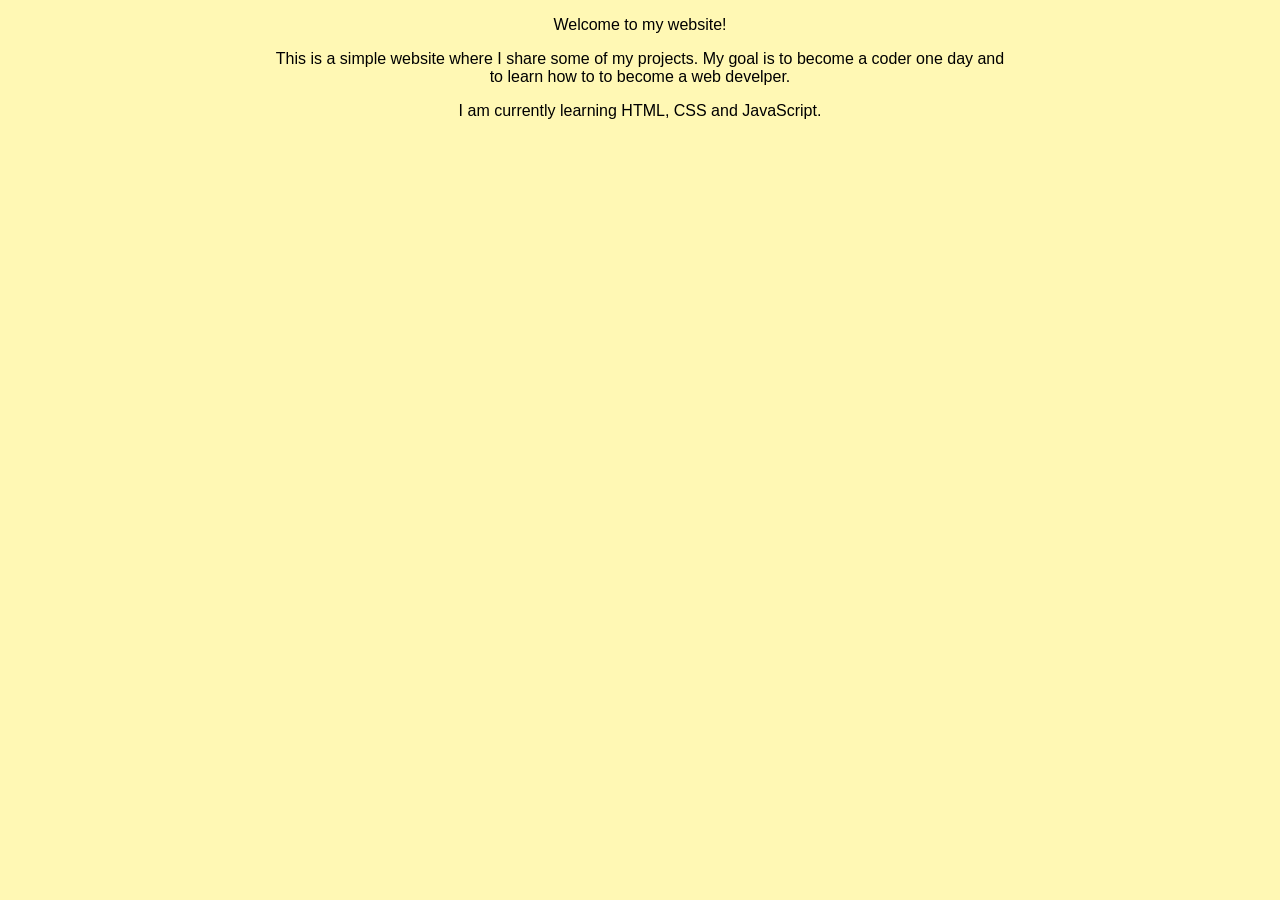
<file: abount.html>
<!DOCTYPE html>
<html>
    <head>
        <meta charset="utf-8">
        <title>haradaniel.com</title>
        <style>
            body {
                background-color: #fff8b4;
                font-family: Arial, Helvetica, cursive;
                text-align: center;
            }

        </style>

    </head>
    <body>
            
            <p> Welcome to my website! </p>
           
            <p> This is a simple website where I share some of my projects. My goal is to become a coder one day and <br> to learn how to to become a web develper.
            
            </p>    

            <p> I am currently learning HTML, CSS and JavaScript. </p>

    </body>
</html>
</file>
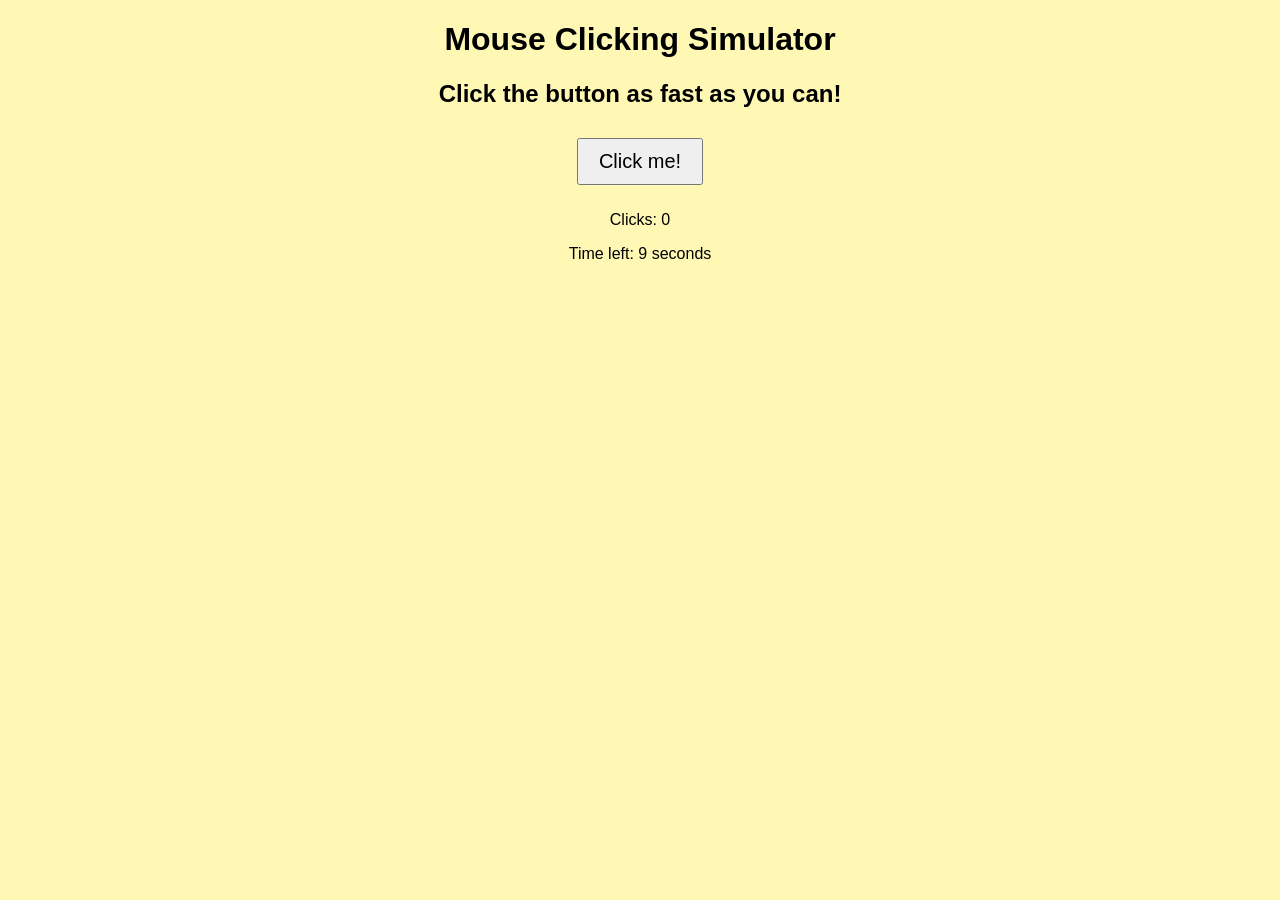
<file: clickingsim.html>
<!DOCTYPE html> 
<html>
    <head>
        <meta charset="utf-8">
        <title>Mouse Clicking Simulator</title>
        <style>
            body {
                background-color: #fff8b4;
                font-family: Arial, Helvetica, cursive;
                text-align: center;
            }
            button {
                font-size: 20px;
                padding: 10px 20px;
                margin: 10px;
            }
        </style>
    </head>
    <body>

        <h1>Mouse Clicking Simulator</h1>

        <h2>Click the button as fast as you can!</h2>

        <button id="clickButton">Click me!</button>
        <p id="clickCount">Clicks: 0</p>
        <p id="timeLeft">Time left: 10 seconds</p>

        <script>
            let clickCount = 0;
            let timeLeft = 10;
            let timer;

            document.getElementById("clickButton").addEventListener("click", function() {
                clickCount++;
                document.getElementById("clickCount").innerText = "Clicks: " + clickCount;
            });

            function startTimer() {
                timer = setInterval(function() {
                    timeLeft--;
                    document.getElementById("timeLeft").innerText = "Time left: " + timeLeft + " seconds";
                    if (timeLeft <= 0) {
                        clearInterval(timer);
                        alert("Time's up! You clicked " + clickCount + " times.");
                    }
                }, 1000);
            }

            startTimer();
        </script>
</html>
</file>
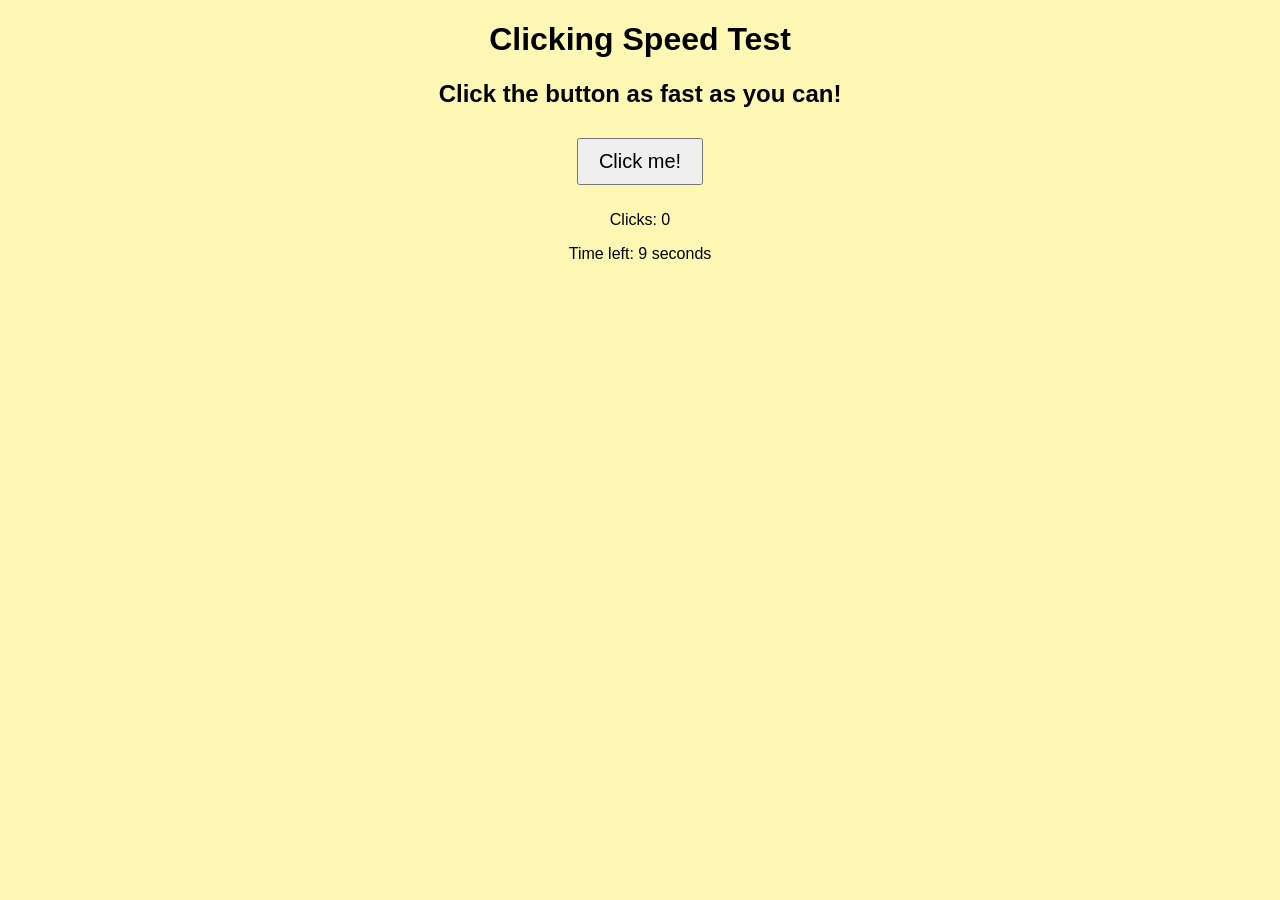
<file: clickspeedtest.html>
<!DOCTYPE html> 
<html>
    <head>
        <meta charset="utf-8">
        <title>Mouse Clicking Simulator</title>
        <style>
            body {
                background-color: #fff8b4;
                font-family: Arial, Helvetica, cursive;
                text-align: center;
            }
            button {
                font-size: 20px;
                padding: 10px 20px;
                margin: 10px;
            }
        </style>
    </head>
    <body>

        <h1>Clicking Speed Test</h1>

        <h2>Click the button as fast as you can!</h2>

        <button id="clickButton">Click me!</button>
        <p id="clickCount">Clicks: 0</p>
        <p id="timeLeft">Time left: 10 seconds</p>

        <script>
            let clickCount = 0;
            let timeLeft = 10;
            let timer;

            document.getElementById("clickButton").addEventListener("click", function() {
                clickCount++;
                document.getElementById("clickCount").innerText = "Clicks: " + clickCount;
            });

            function startTimer() {
                timer = setInterval(function() {
                    timeLeft--;
                    document.getElementById("timeLeft").innerText = "Time left: " + timeLeft + " seconds";
                    if (timeLeft <= 0) {
                        clearInterval(timer);
                        alert("Time's up! You clicked " + clickCount + " times.");
                    }
                }, 1000);
            }

            startTimer();
        </script>
</html>
</file>
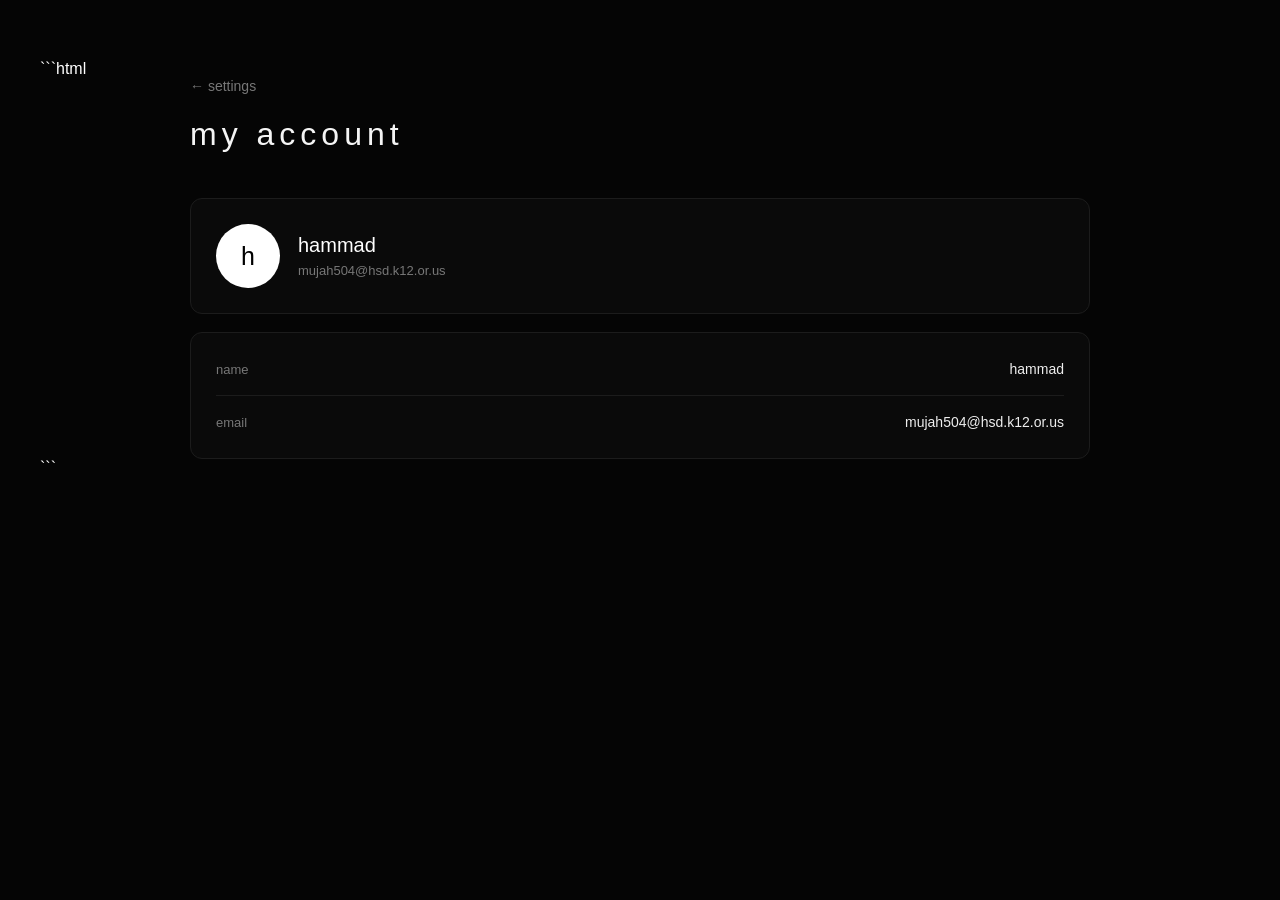
<file: hammad.html>
```html
<!DOCTYPE html>
<html lang="en">
<head>
    <meta charset="UTF-8">
    <meta name="viewport" content="width=device-width, initial-scale=1.0">
    <title>Hammad - My Account</title>
    <link rel="stylesheet" href="style.css">
</head>
<body>

<header class="topbar">
    <a href="settings.html" class="back-button">← settings</a>
    <h1>my account</h1>
</header>

<main class="account-container">

    <div class="profile-card">
        <div class="profile-pfp">H</div>

        <div class="profile-info">
            <h2>Hammad</h2>
            <p>mujah504@hsd.k12.or.us</p>
        </div>
    </div>

    <div class="account-box">
        <div class="account-row">
            <span class="account-label">name</span>
            <span class="account-value">Hammad</span>
        </div>

        <div class="account-row">
            <span class="account-label">email</span>
            <span class="account-value">mujah504@hsd.k12.or.us</span>
        </div>
    </div>

</main>

</body>
</html>
```
</file>
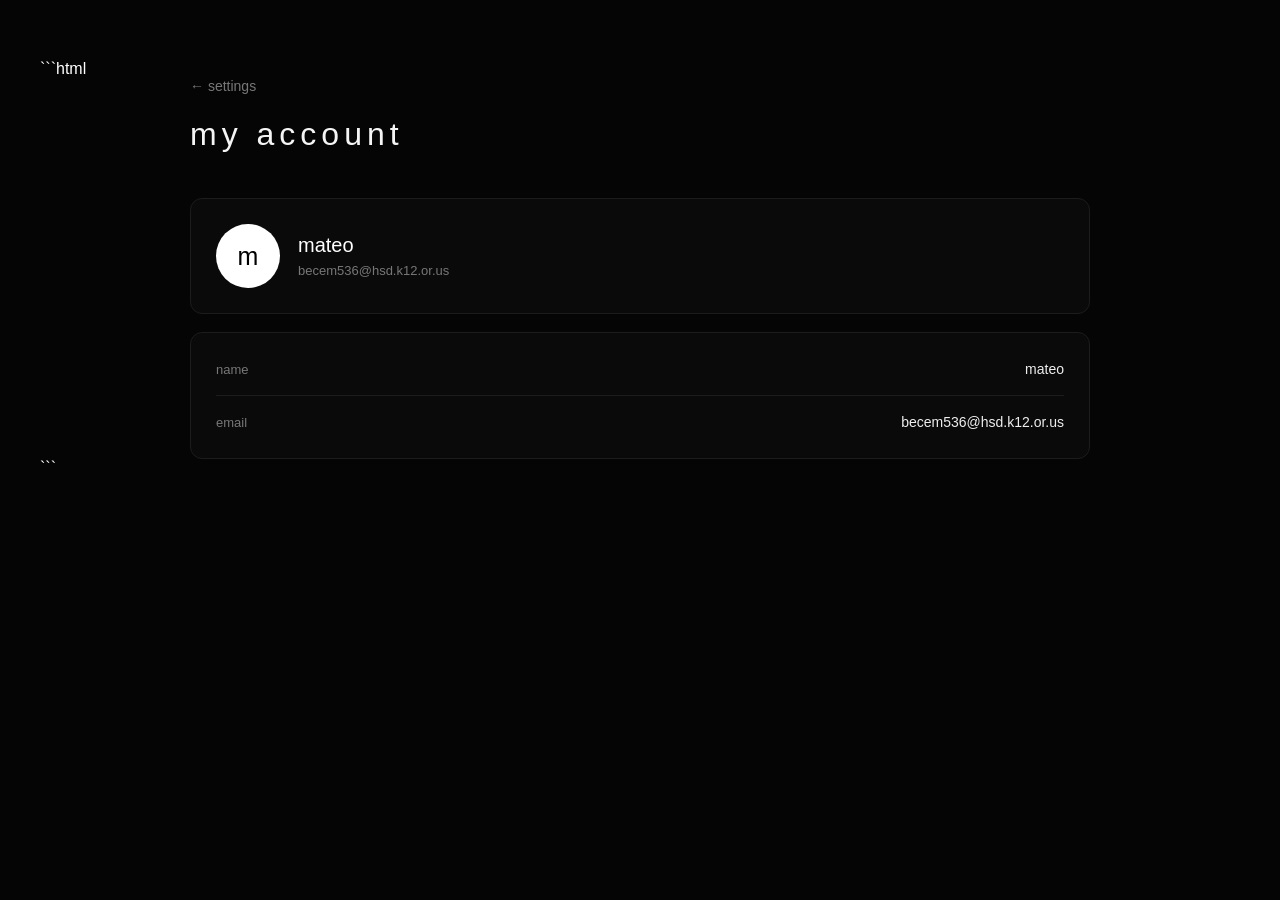
<file: mateo.html>
```html
<!DOCTYPE html>
<html lang="en">
<head>
    <meta charset="UTF-8">
    <meta name="viewport" content="width=device-width, initial-scale=1.0">
    <title>Mateo - My Account</title>
    <link rel="stylesheet" href="style.css">
</head>
<body>

<header class="topbar">
    <a href="settings.html" class="back-button">← settings</a>
    <h1>my account</h1>
</header>

<main class="account-container">

    <div class="profile-card">
        <div class="profile-pfp">M</div>

        <div class="profile-info">
            <h2>Mateo</h2>
            <p>becem536@hsd.k12.or.us</p>
        </div>
    </div>

    <div class="account-box">
        <div class="account-row">
            <span class="account-label">name</span>
            <span class="account-value">Mateo</span>
        </div>

        <div class="account-row">
            <span class="account-label">email</span>
            <span class="account-value">becem536@hsd.k12.or.us</span>
        </div>
    </div>

</main>

</body>
</html>
```
</file>
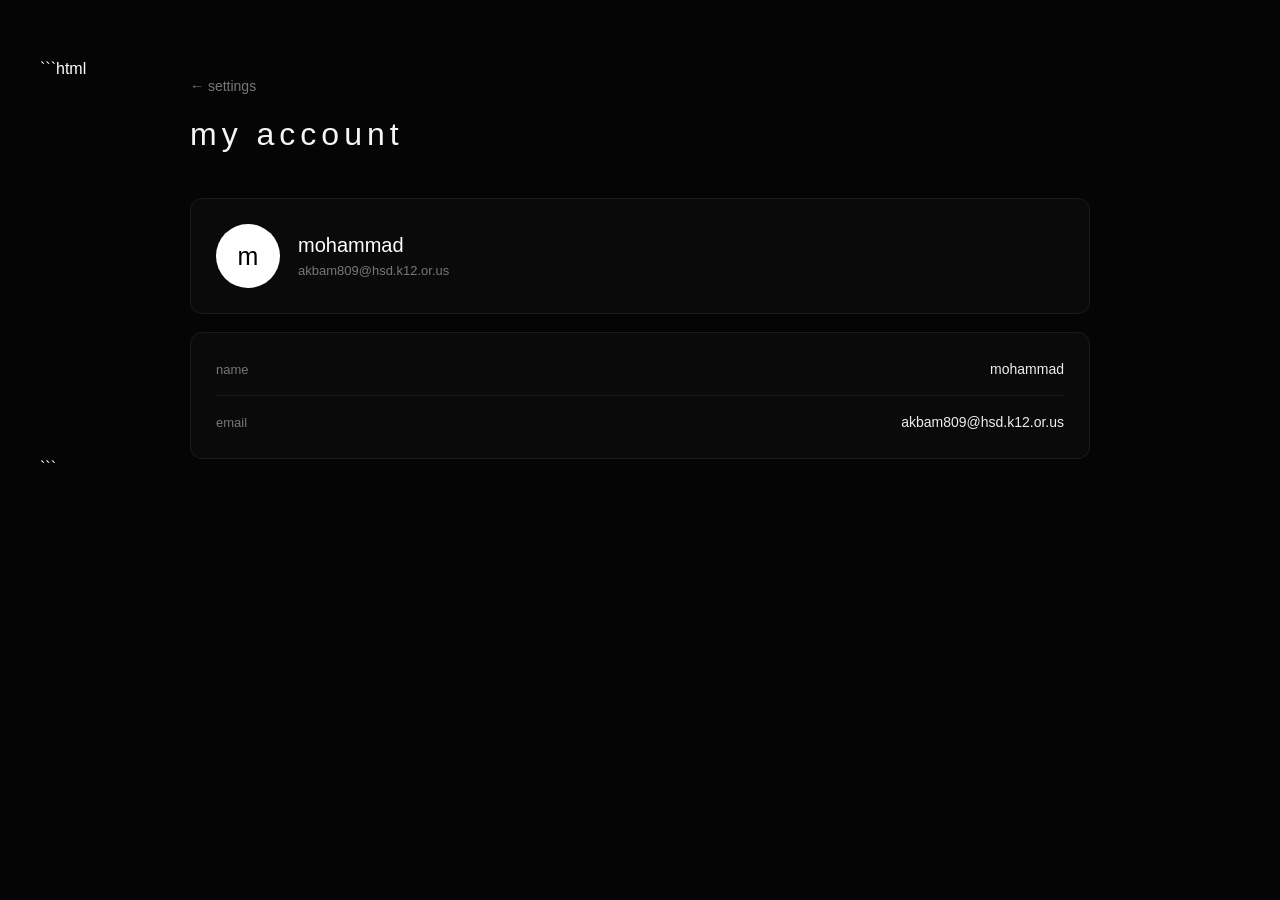
<file: mohammad.html>
```html
<!DOCTYPE html>
<html lang="en">
<head>
    <meta charset="UTF-8">
    <meta name="viewport" content="width=device-width, initial-scale=1.0">
    <title>Mohammad - My Account</title>
    <link rel="stylesheet" href="style.css">
</head>
<body>

<header class="topbar">
    <a href="settings.html" class="back-button">← settings</a>
    <h1>my account</h1>
</header>

<main class="account-container">

    <div class="profile-card">
        <div class="profile-pfp">M</div>

        <div class="profile-info">
            <h2>Mohammad</h2>
            <p>akbam809@hsd.k12.or.us</p>
        </div>
    </div>

    <div class="account-box">
        <div class="account-row">
            <span class="account-label">name</span>
            <span class="account-value">Mohammad</span>
        </div>

        <div class="account-row">
            <span class="account-label">email</span>
            <span class="account-value">akbam809@hsd.k12.or.us</span>
        </div>
    </div>

</main>

</body>
</html>
```
</file>
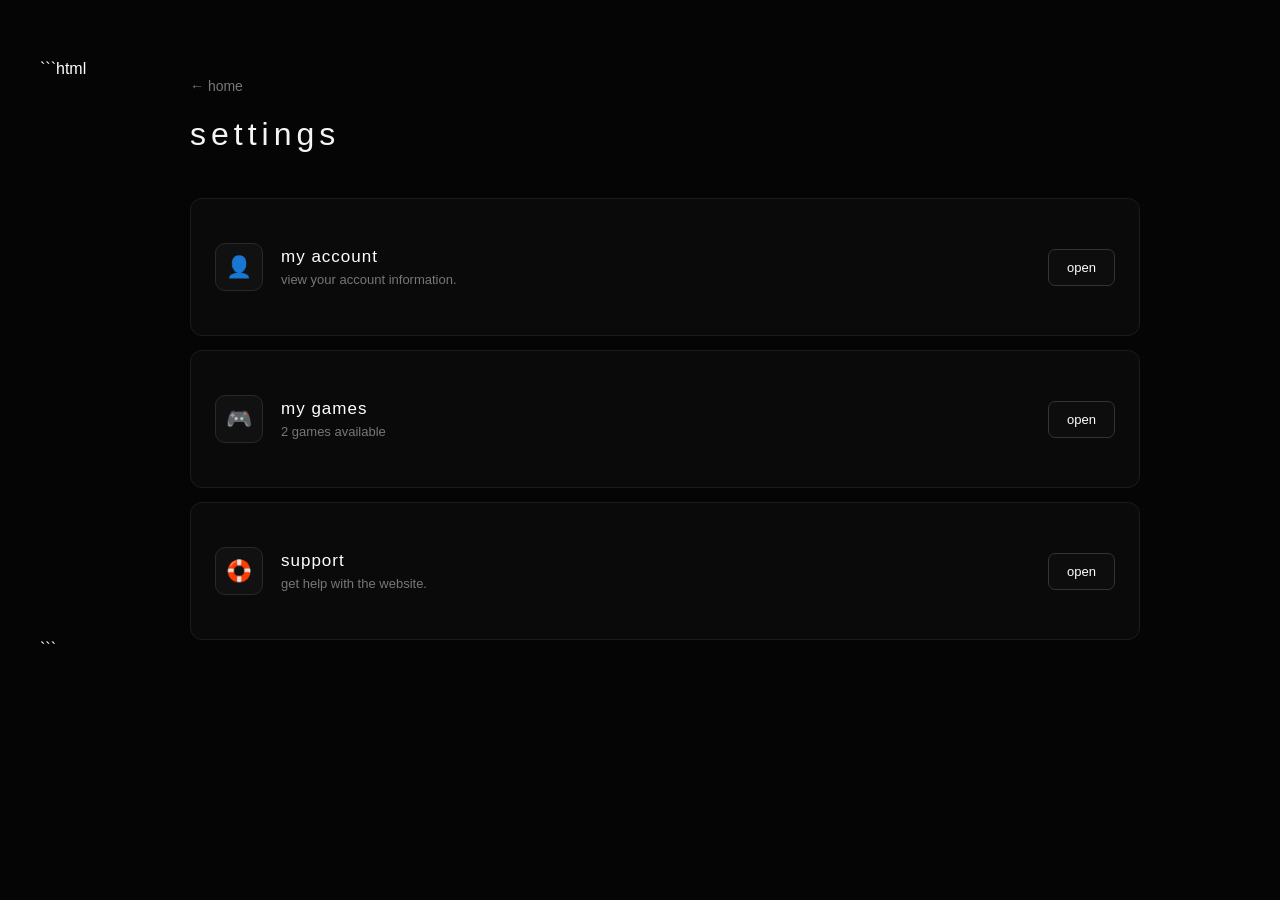
<file: settings.html>
```html
<!DOCTYPE html>
<html lang="en">
<head>
    <meta charset="UTF-8">
    <meta name="viewport" content="width=device-width, initial-scale=1.0">
    <title>Settings</title>
    <link rel="stylesheet" href="style.css">
</head>

<body>

    <header class="topbar">
        <a href="index.html" class="back-button">← Home</a>
        <h1>Settings</h1>
    </header>

    <main class="settings-container">

        <section class="settings-card">
            <div class="icon">👤</div>
            <div>
                <h2>My Account</h2>
                <p>View your account information.</p>
            </div>
            <a href="account.html" class="settings-button">Open</a>
        </section>

        <section class="settings-card">
            <div class="icon">🎮</div>
            <div>
                <h2>My Games</h2>
                <p>2 games available</p>
            </div>
            <a href="my-games.html" class="settings-button">Open</a>
        </section>

        <section class="settings-card">
            <div class="icon">🛟</div>
            <div>
                <h2>Support</h2>
                <p>Get help with the website.</p>
            </div>
            <a href="support.html" class="settings-button">Open</a>
        </section>

    </main>

</body>
</html>
```
</file>
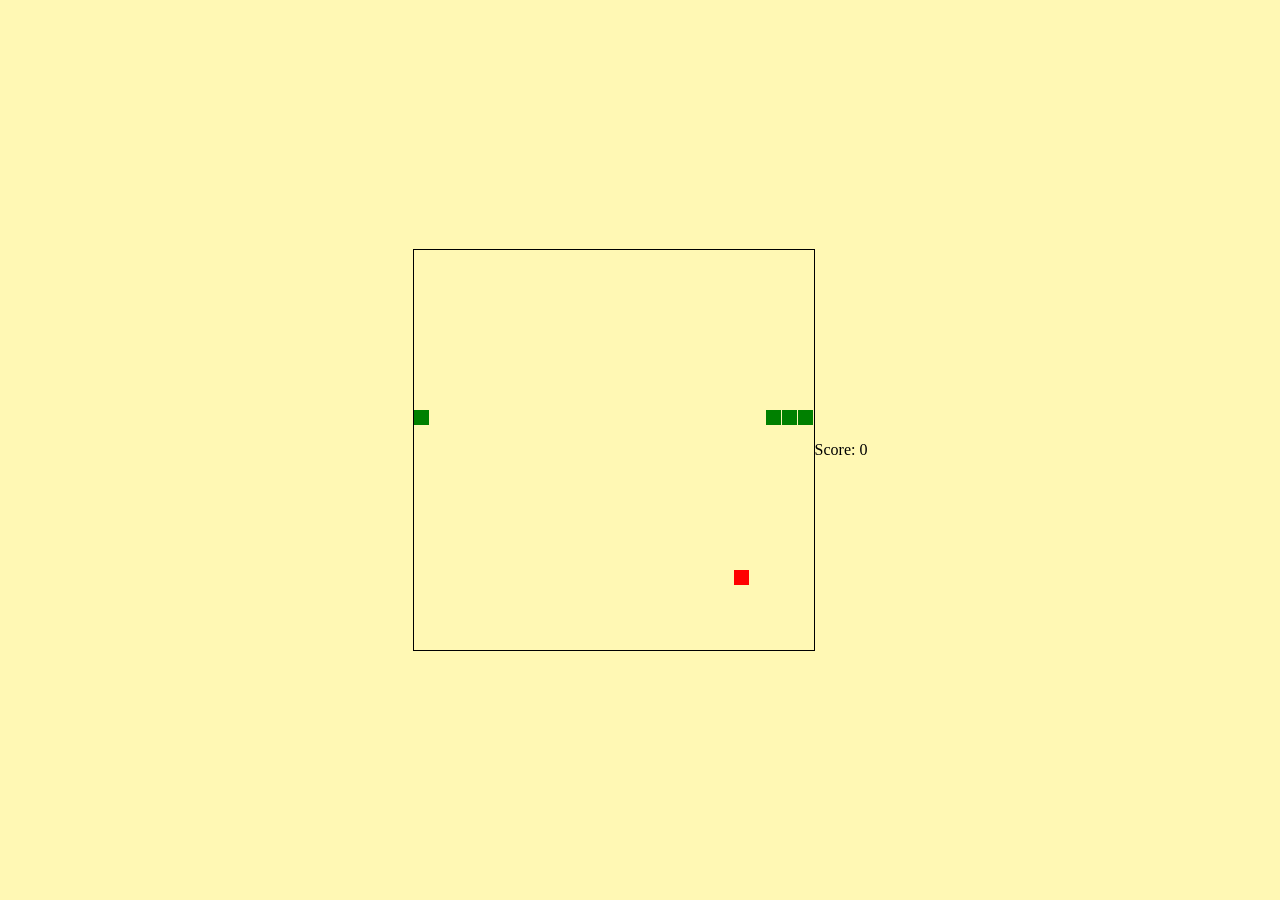
<file: snake.html>
<!DOCTYPE html>
<html>
<head>
  <title>snake</title>
  <style>
  html, body {

    height: 100%;
    margin: 0;
  }

  body {
    background: #fff8b4;
    display: flex;
    align-items: center;
    justify-content: center;
  }
  canvas {
    border: 1px solid  #000000;
  }
  </style>
</head>
<body>
<canvas width="400" height="400" id="game"></canvas>
<script>
var canvas = document.getElementById('game');
var context = canvas.getContext('2d');

var grid = 16;
var count = 0;
  
var snake = {
  x: 160,
  y: 160,
  
  // snake velocity. moves one grid length every frame in either the x or y direction
  dx: grid,
  dy: 0,
  
  // keep track of all grids the snake body occupies
  cells: [],
  
  // length of the snake. grows when eating an apple
  maxCells: 4
};
var apple = {
  x: 320,
  y: 320
};

// get random whole numbers in a specific range
// @see https://stackoverflow.com/a/1527820/2124254
function getRandomInt(min, max) {
  return Math.floor(Math.random() * (max - min)) + min;
}

// game loop
function loop() {
  requestAnimationFrame(loop);

  // slow game loop to 15 fps instead of 60 (60/15 = 4)
  if (++count < 4) {
    return;
  }

  count = 0;
  context.clearRect(0,0,canvas.width,canvas.height);

  // move snake by it's velocity
  snake.x += snake.dx;
  snake.y += snake.dy;

  // wrap snake position horizontally on edge of screen
  if (snake.x < 0) {
    snake.x = canvas.width - grid;
  }
  else if (snake.x >= canvas.width) {
    snake.x = 0;
  }
  
  // wrap snake position vertically on edge of screen
  if (snake.y < 0) {
    snake.y = canvas.height - grid;
  }
  else if (snake.y >= canvas.height) {
    snake.y = 0;
  }

  // keep track of where snake has been. front of the array is always the head
  snake.cells.unshift({x: snake.x, y: snake.y});

  // remove cells as we move away from them
  if (snake.cells.length > snake.maxCells) {
    snake.cells.pop();
  }

  // draw apple
  context.fillStyle = 'red';
  context.fillRect(apple.x, apple.y, grid-1, grid-1);

  // draw snake one cell at a time
  context.fillStyle = 'green';
  snake.cells.forEach(function(cell, index) {
    
    // drawing 1 px smaller than the grid creates a grid effect in the snake body so you can see how long it is
    context.fillRect(cell.x, cell.y, grid-1, grid-1);  

    // snake ate apple
    if (cell.x === apple.x && cell.y === apple.y) {
      snake.maxCells++;

      // canvas is 400x400 which is 25x25 grids 
      apple.x = getRandomInt(0, 25) * grid;
      apple.y = getRandomInt(0, 25) * grid;
    }

    // check collision with all cells after this one (modified bubble sort)
    for (var i = index + 1; i < snake.cells.length; i++) {
      
      // snake occupies same space as a body part. reset game
      if (cell.x === snake.cells[i].x && cell.y === snake.cells[i].y) {
        snake.x = 160;
        snake.y = 160;
        snake.cells = [];
        snake.maxCells = 4;
        snake.dx = grid;
        snake.dy = 0;

        apple.x = getRandomInt(0, 25) * grid;
        apple.y = getRandomInt(0, 25) * grid;
      }
    }
  });
}

// listen to keyboard events to move the snake
document.addEventListener('keydown', function(e) {
  // prevent snake from backtracking on itself by checking that it's 
  // not already moving on the same axis (pressing left while moving
  // left won't do anything, and pressing right while moving left
  // shouldn't let you collide with your own body)
  
  // left arrow key
  if (e.which === 37 && snake.dx === 0) {
    snake.dx = -grid;
    snake.dy = 0;
  }
  // up arrow key
  else if (e.which === 38 && snake.dy === 0) {
    snake.dy = -grid;
    snake.dx = 0;
  }
  // right arrow key
  else if (e.which === 39 && snake.dx === 0) {
    snake.dx = grid;
    snake.dy = 0;
  }
  // down arrow key
  else if (e.which === 40 && snake.dy === 0) {
    snake.dy = grid;
    snake.dx = 0;
  }
});

// start the game
requestAnimationFrame(loop);
</script>

<p id="           Score">Score: 0</p>

</body>
</html>
</file>
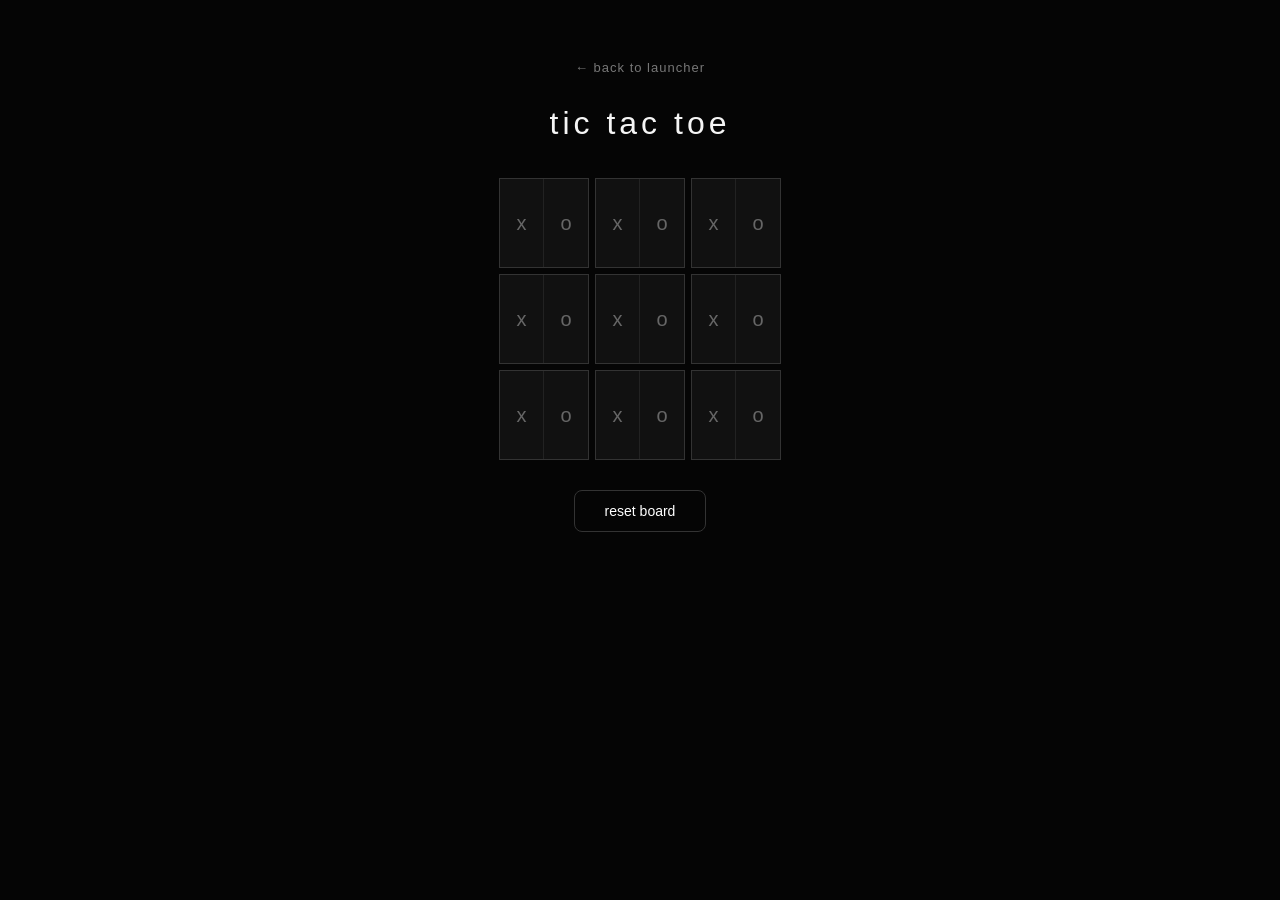
<file: tictactoe.html>
<!DOCTYPE html>
<html lang="en">
<head>
<meta charset="UTF-8">
<title>tic tac toe - nocaps sleek</title>
<link rel="icon" type="image/png" href="favicon.png">
<style>
* { box-sizing: border-box; }

body {
  margin: 0;
  padding: 60px 20px;
  background: #050505;
  color: #ffffff;
  font-family: 'Segoe UI', Helvetica, Arial, sans-serif;
  text-transform: lowercase;
  display: flex;
  flex-direction: column;
  align-items: center;
}

h1 {
  letter-spacing: 4px;
  font-weight: 300;
  margin: 0 0 36px 0;
  color: #f5f5f5;
}

a.back {
  color: #777777;
  text-decoration: none;
  font-size: 13px;
  letter-spacing: 1px;
  margin-bottom: 30px;
}

a.back:hover {
  color: #ffffff;
}

.board {
  display: grid;
  grid-template-columns: repeat(3, 90px);
  grid-template-rows: repeat(3, 90px);
  gap: 6px;
}

.cell {
  position: relative;
  background: #111111;
  border: 1px solid #333333;
}

.cell input {
  display: none;
}

.pick, .shown {
  display: none;
}

.cell .empty:checked ~ .pick {
  display: flex;
  position: absolute;
  top: 0;
  height: 100%;
  width: 50%;
  align-items: center;
  justify-content: center;
  cursor: pointer;
  font-size: 20px;
  color: #666666;
  transition: background 0.15s ease, color 0.15s ease;
}

.pick-x { left: 0; border-right: 1px solid #222222; }
.pick-o { right: 0; }

.pick-x:hover { background: #163a2a; color: #4ade80; }
.pick-o:hover { background: #142c47; color: #60a5fa; }

.cell .mark-x:checked ~ .shown-x,
.cell .mark-o:checked ~ .shown-o {
  display: flex;
  position: absolute;
  top: 0;
  left: 0;
  width: 100%;
  height: 100%;
  align-items: center;
  justify-content: center;
  font-size: 42px;
  font-weight: bold;
}

.shown-x { color: #4ade80; }
.shown-o { color: #60a5fa; }

.result {
  display: none;
  text-align: center;
  font-size: 24px;
  margin-top: 30px;
  letter-spacing: 2px;
}

.result-x { color: #4ade80; }
.result-o { color: #60a5fa; }

.board:has(#c1-x:checked):has(#c2-x:checked):has(#c3-x:checked) ~ .result-x,
.board:has(#c4-x:checked):has(#c5-x:checked):has(#c6-x:checked) ~ .result-x,
.board:has(#c7-x:checked):has(#c8-x:checked):has(#c9-x:checked) ~ .result-x,
.board:has(#c1-x:checked):has(#c4-x:checked):has(#c7-x:checked) ~ .result-x,
.board:has(#c2-x:checked):has(#c5-x:checked):has(#c8-x:checked) ~ .result-x,
.board:has(#c3-x:checked):has(#c6-x:checked):has(#c9-x:checked) ~ .result-x,
.board:has(#c1-x:checked):has(#c5-x:checked):has(#c9-x:checked) ~ .result-x,
.board:has(#c3-x:checked):has(#c5-x:checked):has(#c7-x:checked) ~ .result-x {
  display: block;
}

.board:has(#c1-o:checked):has(#c2-o:checked):has(#c3-o:checked) ~ .result-o,
.board:has(#c4-o:checked):has(#c5-o:checked):has(#c6-o:checked) ~ .result-o,
.board:has(#c7-o:checked):has(#c8-o:checked):has(#c9-o:checked) ~ .result-o,
.board:has(#c1-o:checked):has(#c4-o:checked):has(#c7-o:checked) ~ .result-o,
.board:has(#c2-o:checked):has(#c5-o:checked):has(#c8-o:checked) ~ .result-o,
.board:has(#c3-o:checked):has(#c6-o:checked):has(#c9-o:checked) ~ .result-o,
.board:has(#c1-o:checked):has(#c5-o:checked):has(#c9-o:checked) ~ .result-o,
.board:has(#c3-o:checked):has(#c5-o:checked):has(#c7-o:checked) ~ .result-o {
  display: block;
}

input[type="reset"] {
  margin-top: 30px;
  background: none;
  color: #ffffff;
  border: 1px solid #333333;
  border-radius: 8px;
  padding: 12px 30px;
  font-family: inherit;
  font-size: 14px;
  text-transform: lowercase;
  cursor: pointer;
  transition: background 0.2s ease, border-color 0.2s ease;
}

input[type="reset"]:hover {
  background: #1c1c1c;
  border-color: #555555;
}
</style>
</head>
<body>

  <a href="launcher.html" class="back">&larr; back to launcher</a>
  <h1>tic tac toe</h1>

  <form style="display:flex;flex-direction:column;align-items:center;">
    <div class="board">
    <div class="cell">
      <input type="radio" name="cell1" id="c1-e" class="empty" checked>
      <input type="radio" name="cell1" id="c1-x" class="mark-x">
      <input type="radio" name="cell1" id="c1-o" class="mark-o">
      <label for="c1-x" class="pick pick-x">X</label>
      <label for="c1-o" class="pick pick-o">O</label>
      <div class="shown shown-x">X</div>
      <div class="shown shown-o">O</div>
    </div>
    <div class="cell">
      <input type="radio" name="cell2" id="c2-e" class="empty" checked>
      <input type="radio" name="cell2" id="c2-x" class="mark-x">
      <input type="radio" name="cell2" id="c2-o" class="mark-o">
      <label for="c2-x" class="pick pick-x">X</label>
      <label for="c2-o" class="pick pick-o">O</label>
      <div class="shown shown-x">X</div>
      <div class="shown shown-o">O</div>
    </div>
    <div class="cell">
      <input type="radio" name="cell3" id="c3-e" class="empty" checked>
      <input type="radio" name="cell3" id="c3-x" class="mark-x">
      <input type="radio" name="cell3" id="c3-o" class="mark-o">
      <label for="c3-x" class="pick pick-x">X</label>
      <label for="c3-o" class="pick pick-o">O</label>
      <div class="shown shown-x">X</div>
      <div class="shown shown-o">O</div>
    </div>
    <div class="cell">
      <input type="radio" name="cell4" id="c4-e" class="empty" checked>
      <input type="radio" name="cell4" id="c4-x" class="mark-x">
      <input type="radio" name="cell4" id="c4-o" class="mark-o">
      <label for="c4-x" class="pick pick-x">X</label>
      <label for="c4-o" class="pick pick-o">O</label>
      <div class="shown shown-x">X</div>
      <div class="shown shown-o">O</div>
    </div>
    <div class="cell">
      <input type="radio" name="cell5" id="c5-e" class="empty" checked>
      <input type="radio" name="cell5" id="c5-x" class="mark-x">
      <input type="radio" name="cell5" id="c5-o" class="mark-o">
      <label for="c5-x" class="pick pick-x">X</label>
      <label for="c5-o" class="pick pick-o">O</label>
      <div class="shown shown-x">X</div>
      <div class="shown shown-o">O</div>
    </div>
    <div class="cell">
      <input type="radio" name="cell6" id="c6-e" class="empty" checked>
      <input type="radio" name="cell6" id="c6-x" class="mark-x">
      <input type="radio" name="cell6" id="c6-o" class="mark-o">
      <label for="c6-x" class="pick pick-x">X</label>
      <label for="c6-o" class="pick pick-o">O</label>
      <div class="shown shown-x">X</div>
      <div class="shown shown-o">O</div>
    </div>
    <div class="cell">
      <input type="radio" name="cell7" id="c7-e" class="empty" checked>
      <input type="radio" name="cell7" id="c7-x" class="mark-x">
      <input type="radio" name="cell7" id="c7-o" class="mark-o">
      <label for="c7-x" class="pick pick-x">X</label>
      <label for="c7-o" class="pick pick-o">O</label>
      <div class="shown shown-x">X</div>
      <div class="shown shown-o">O</div>
    </div>
    <div class="cell">
      <input type="radio" name="cell8" id="c8-e" class="empty" checked>
      <input type="radio" name="cell8" id="c8-x" class="mark-x">
      <input type="radio" name="cell8" id="c8-o" class="mark-o">
      <label for="c8-x" class="pick pick-x">X</label>
      <label for="c8-o" class="pick pick-o">O</label>
      <div class="shown shown-x">X</div>
      <div class="shown shown-o">O</div>
    </div>
    <div class="cell">
      <input type="radio" name="cell9" id="c9-e" class="empty" checked>
      <input type="radio" name="cell9" id="c9-x" class="mark-x">
      <input type="radio" name="cell9" id="c9-o" class="mark-o">
      <label for="c9-x" class="pick pick-x">X</label>
      <label for="c9-o" class="pick pick-o">O</label>
      <div class="shown shown-x">X</div>
      <div class="shown shown-o">O</div>
    </div>
    </div>

    <div class="result result-x">x wins!</div>
    <div class="result result-o">o wins!</div>

    <input type="reset" value="reset board">
  </form>

</body>
</html>
</file>
<file: style.css>
```css
* {
    box-sizing: border-box;
}

html {
    scroll-behavior: auto;
}

body {
    margin: 0;
    padding: 60px 40px 90px;
    background: #050505;
    color: #ffffff;
    font-family: 'Segoe UI', Helvetica, Arial, sans-serif;
    text-transform: lowercase;
}

/* -------------------------
   HEADINGS
------------------------- */

h1 {
    letter-spacing: 4px;
    font-weight: 300;
    margin: 0 0 36px 0;
    color: #f5f5f5;
}

h2 {
    font-weight: 400;
}

/* -------------------------
   NORMAL LISTS
------------------------- */

ul {
    list-style: none;
    margin: 0;
    padding: 0;
    max-width: 500px;
}

li {
    border-bottom: 1px solid #1c1c1c;
}

li > a {
    display: flex;
    align-items: center;
    gap: 12px;
    padding: 12px 4px;
    color: #eaeaea;
    text-decoration: none;
    font-size: 16px;
    font-weight: 400;
    transition: color 0.2s ease, padding-left 0.2s ease;
}

li > a:hover {
    color: #ffffff;
    padding-left: 10px;
}

img.icon {
    width: 14px;
    height: 14px;
    border-radius: 3px;
    flex-shrink: 0;
    opacity: 0.9;
}

/* -------------------------
   SETTINGS
------------------------- */

.topbar {
    max-width: 900px;
    margin: 0 auto 45px;
}

.topbar h1 {
    margin: 0;
    font-size: 32px;
    letter-spacing: 5px;
}

.back-button {
    display: inline-block;
    margin-bottom: 22px;
    color: #777777;
    text-decoration: none;
    font-size: 14px;
    transition: color 0.2s ease;
}

.back-button:hover {
    color: #ffffff;
}

.settings-container {
    max-width: 900px;
    margin: 0 auto;

    display: flex;
    flex-direction: column;
    gap: 14px;
}

.settings-card {
    width: 100%;
    min-height: 92px;

    padding: 22px 24px;

    background: #0a0a0a;
    border: 1px solid #1c1c1c;
    border-radius: 12px;

    display: flex;
    align-items: center;
    gap: 18px;

    transition:
        background 0.2s ease,
        border-color 0.2s ease,
        transform 0.2s ease;
}

.settings-card:hover {
    background: #101010;
    border-color: #333333;
    transform: translateY(-1px);
}

.settings-card .icon {
    width: 46px;
    height: 46px;

    display: flex;
    align-items: center;
    justify-content: center;

    background: #111111;
    border: 1px solid #292929;
    border-radius: 10px;

    font-size: 21px;
    flex-shrink: 0;
}

.settings-card h2 {
    margin: 0 0 5px;
    font-size: 17px;
    font-weight: 400;
    letter-spacing: 1px;
}

.settings-card p {
    margin: 0;
    color: #777777;
    font-size: 13px;
}

.settings-button {
    margin-left: auto;

    padding: 10px 18px;

    border: 1px solid #333333;
    border-radius: 7px;

    color: #ffffff;
    background: #0d0d0d;

    text-decoration: none;
    font-size: 13px;

    transition:
        background 0.2s ease,
        border-color 0.2s ease,
        color 0.2s ease;
}

.settings-button:hover {
    background: #ffffff;
    color: #000000;
    border-color: #ffffff;
}

/* -------------------------
   MY ACCOUNT
------------------------- */

.account-container {
    max-width: 900px;
    margin: 0 auto;
}

.profile-card {
    display: flex;
    align-items: center;
    gap: 18px;

    padding: 25px;
    margin-bottom: 18px;

    background: #0a0a0a;
    border: 1px solid #1c1c1c;
    border-radius: 12px;
}

.profile-pfp {
    width: 64px;
    height: 64px;

    border-radius: 50%;

    background: #ffffff;
    color: #000000;

    display: flex;
    align-items: center;
    justify-content: center;

    font-size: 25px;
    font-weight: 500;

    flex-shrink: 0;
}

.profile-info h2 {
    margin: 0 0 6px;

    font-size: 20px;
    font-weight: 400;
}

.profile-info p {
    margin: 0;

    color: #777777;
    font-size: 13px;

    word-break: break-word;
}

.account-box {
    padding: 10px 25px;

    background: #0a0a0a;
    border: 1px solid #1c1c1c;
    border-radius: 12px;
}

.account-row {
    display: flex;
    justify-content: space-between;
    align-items: center;

    gap: 20px;

    padding: 18px 0;

    border-bottom: 1px solid #1c1c1c;
}

.account-row:last-child {
    border-bottom: none;
}

.account-label {
    color: #777777;
    font-size: 13px;
}

.account-value {
    color: #eeeeee;
    font-size: 14px;
    text-align: right;
}

/* -------------------------
   MY GAMES
------------------------- */

.games-container {
    max-width: 900px;
    margin: 0 auto;
}

.games-header {
    margin-bottom: 25px;
}

.games-header h2 {
    margin: 0 0 6px;

    font-size: 22px;
    font-weight: 300;

    letter-spacing: 2px;
}

.games-header p {
    margin: 0;

    color: #666666;
    font-size: 14px;
}

.game-card {
    min-height: 100px;

    margin-bottom: 14px;
    padding: 22px 24px;

    background: #0a0a0a;
    border: 1px solid #1c1c1c;
    border-radius: 12px;

    display: flex;
    align-items: center;
    gap: 20px;

    transition:
        background 0.2s ease,
        border-color 0.2s ease;
}

.game-card:hover {
    background: #101010;
    border-color: #333333;
}

.game-card h2 {
    margin: 0 0 6px;

    font-size: 17px;
    font-weight: 400;
}

.game-card p {
    margin: 0;

    color: #777777;
    font-size: 13px;
}

.play-button {
    margin-left: auto;

    padding: 10px 22px;

    background: #ffffff;
    color: #000000;

    border: 1px solid #ffffff;
    border-radius: 7px;

    text-decoration: none;
    font-size: 13px;
    font-weight: 500;

    transition:
        background 0.2s ease,
        color 0.2s ease;
}

.play-button:hover {
    background: #050505;
    color: #ffffff;
}

/* -------------------------
   NO GAMES
------------------------- */

.no-games {
    padding: 55px 25px;

    text-align: center;

    background: #0a0a0a;
    border: 1px solid #1c1c1c;
    border-radius: 12px;
}

.no-games h2 {
    margin: 0 0 8px;

    font-weight: 300;
    letter-spacing: 2px;
}

.no-games p {
    margin: 0;

    color: #666666;
    font-size: 14px;
}

/* -------------------------
   SUPPORT
------------------------- */

.support-container {
    max-width: 900px;
    margin: 0 auto;
}

.support-card {
    padding: 25px;
    margin-bottom: 14px;

    background: #0a0a0a;
    border: 1px solid #1c1c1c;
    border-radius: 12px;
}

.support-card h2 {
    margin: 0 0 8px;

    font-size: 17px;
    font-weight: 400;
}

.support-card p {
    margin: 0 0 18px;

    color: #777777;
    font-size: 14px;
    line-height: 1.6;
}

.support-card a {
    color: #ffffff;
    text-decoration: underline;
    text-underline-offset: 3px;
}

/* -------------------------
   PASSWORD / OVERLAY
------------------------- */

.password-container {
    min-height: calc(100vh - 150px);

    display: flex;
    align-items: center;
    justify-content: center;
}

.password-box {
    width: 100%;
    max-width: 380px;

    padding: 35px;

    background: #0a0a0a;
    border: 1px solid #1c1c1c;
    border-radius: 14px;

    text-align: center;
}

.password-box h1 {
    margin-bottom: 10px;
}

.password-box p {
    color: #777777;
    font-size: 14px;
    margin-bottom: 25px;
}

.password-box input[type="password"] {
    width: 100%;

    padding: 13px 15px;

    background: #050505;
    color: #ffffff;

    border: 1px solid #333333;
    border-radius: 7px;

    outline: none;

    font-family: inherit;
    font-size: 14px;

    margin-bottom: 12px;
}

.password-box input[type="password"]:focus {
    border-color: #777777;
}

.password-box button {
    width: 100%;

    padding: 13px;

    background: #ffffff;
    color: #000000;

    border: 1px solid #ffffff;
    border-radius: 7px;

    font-family: inherit;
    font-size: 14px;

    cursor: pointer;

    transition:
        background 0.2s ease,
        color 0.2s ease;
}

.password-box button:hover {
    background: #050505;
    color: #ffffff;
}

.back-link {
    display: inline-block;

    margin-top: 20px;

    color: #777777;
    text-decoration: none;

    font-size: 13px;
}

.back-link:hover {
    color: #ffffff;
}

/* -------------------------
   OVERLAY
------------------------- */

.overlay {
    display: none;

    position: fixed;

    top: 0;
    left: 0;

    width: 100vw;
    height: 100vh;

    background: rgba(0, 0, 0, 0.97);

    z-index: 999;

    flex-direction: column;
    align-items: center;
    justify-content: center;

    text-align: center;

    padding: 20px;
}

.overlay:target {
    display: flex;
}

.overlay img.icon {
    width: 40px;
    height: 40px;

    margin-bottom: 24px;

    opacity: 1;
}

.overlay .question {
    font-size: 22px;

    color: #ffffff;

    margin-bottom: 40px;

    max-width: 500px;
}

.overlay .buttons {
    display: flex;
    gap: 24px;
}

.overlay .buttons a {
    padding: 14px 34px;

    border-radius: 8px;

    text-decoration: none;

    font-size: 15px;

    border: 1px solid #333333;
    color: #ffffff;

    transition:
        background 0.2s ease,
        border-color 0.2s ease;
}

.overlay .buttons a.go {
    background: #ffffff;
    color: #000000;
    border-color: #ffffff;
}

.overlay .buttons a.go:hover {
    background: #ff3b3b;
    border-color: #ff3b3b;
    color: #ffffff;
}

.overlay .cancel:hover {
    background: #1c1c1c;
    border-color: #555555;
}

/* -------------------------
   INFO
------------------------- */

section.info {
    max-width: 500px;
    margin-top: 60px;
}

section.info h2 {
    font-weight: 300;

    letter-spacing: 2px;

    color: #f5f5f5;

    margin-bottom: 14px;

    border-bottom: 1px solid #1c1c1c;

    padding-bottom: 8px;
}

section.info p {
    color: #bbbbbb;

    font-size: 15px;

    line-height: 1.6;
}

section.info a {
    color: #ffffff;

    text-decoration: underline;

    text-underline-offset: 3px;
}

/* -------------------------
   PLAYLIST
------------------------- */

.playlist-name {
    display: inline-flex;
    align-items: center;

    margin-bottom: 10px;
    margin-right: 14px;

    width: fit-content;

    transition: opacity 0.2s ease;
}

.playlist-name:hover {
    opacity: 0.7;
}

.playlist-name img.icon {
    width: 22px;
    height: 22px;
}

iframe.spotify {
    border-radius: 12px;
    border: none;
}

/* -------------------------
   FOOTER
------------------------- */

footer {
    position: fixed;

    left: 0;
    right: 0;
    bottom: 0;

    width: 100%;

    padding: 14px 0;

    background: #050505;

    border-top: 1px solid #1c1c1c;

    text-align: center;
}

footer a {
    color: #777777;

    text-decoration: none;

    font-size: 13px;

    letter-spacing: 1px;
}

footer a:hover {
    color: #ffffff;
}

/* -------------------------
   CORNER SWITCH
------------------------- */

.corner-switch {
    position: fixed;

    bottom: 16px;
    right: 16px;

    width: 44px;
    height: 44px;

    border-radius: 50%;

    background: #000000;
    color: #ffffff;

    display: flex;
    align-items: center;
    justify-content: center;

    font-size: 22px;

    text-decoration: none;

    border: 1px solid #333333;

    z-index: 9999;

    transition:
        background 0.2s ease,
        border-color 0.2s ease;
}

.corner-switch:hover {
    background: #1c1c1c;
    border-color: #555555;
}

#c-corner .buttons {
    flex-direction: column;
    gap: 12px;
}

/* -------------------------
   PIN PAD
------------------------- */

#c-corner form {
    display: flex;
    flex-direction: column;
    align-items: center;
}

.pinpad {
    display: flex;
    flex-wrap: wrap;
    justify-content: center;

    gap: 8px;

    max-width: 220px;

    margin-bottom: 20px;
}

.pin-input {
    position: absolute;

    opacity: 0;

    width: 0;
    height: 0;
}

.pin-btn {
    width: 44px;
    height: 44px;

    border-radius: 50%;

    background: #111111;
    color: #ffffff;

    border: 1px solid #333333;

    display: flex;
    align-items: center;
    justify-content: center;

    font-size: 17px;

    cursor: pointer;

    transition:
        background 0.2s ease,
        border-color 0.2s ease;
}

.pin-btn:hover {
    background: #222222;
    border-color: #555555;
}

.pin-input:checked + .pin-btn {
    background: #ffffff;
    color: #000000;
    border-color: #ffffff;
}

#step2,
#step3,
#step4,
#unlocked {
    display: none;
}

#step1:has(#p1-1:checked) ~ #step2 {
    display: flex;
}

#step2:has(#p2-4:checked) ~ #step3 {
    display: flex;
}

#step3:has(#p3-3:checked) ~ #step4 {
    display: flex;
}

#step4:has(#p4-4:checked) ~ #unlocked {
    display: flex;
}

input[type="reset"].cancel {
    background: none;

    font-family: inherit;
    font-size: 15px;

    cursor: pointer;
}

/* -------------------------
   MOBILE
------------------------- */

@media (max-width: 600px) {

    body {
        padding: 35px 18px 85px;
    }

    .topbar {
        margin-bottom: 30px;
    }

    .topbar h1 {
        font-size: 26px;
    }

    .settings-card,
    .game-card {
        padding: 18px;
    }

    .settings-card {
        flex-wrap: wrap;
    }

    .settings-button {
        width: 100%;

        margin-left: 64px;
        margin-top: -5px;

        text-align: center;
    }

    .game-card {
        flex-direction: column;
        align-items: flex-start;
    }

    .play-button {
        width: 100%;

        margin-left: 0;

        text-align: center;
    }

    .profile-card {
        padding: 20px;
    }

    .profile-pfp {
        width: 55px;
        height: 55px;
        font-size: 21px;
    }

    .profile-info h2 {
        font-size: 18px;
    }

    .profile-info p {
        font-size: 12px;
    }

    .account-box {
        padding: 5px 18px;
    }

    .account-row {
        align-items: flex-start;
        flex-direction: column;
        gap: 6px;
    }

    .account-value {
        text-align: left;
    }

    .password-box {
        padding: 28px 22px;
    }

    .overlay .buttons {
        flex-direction: column;

        width: 100%;
        max-width: 260px;

        gap: 10px;
    }

    .overlay .buttons a {
        width: 100%;
    }
}
```
</file>
